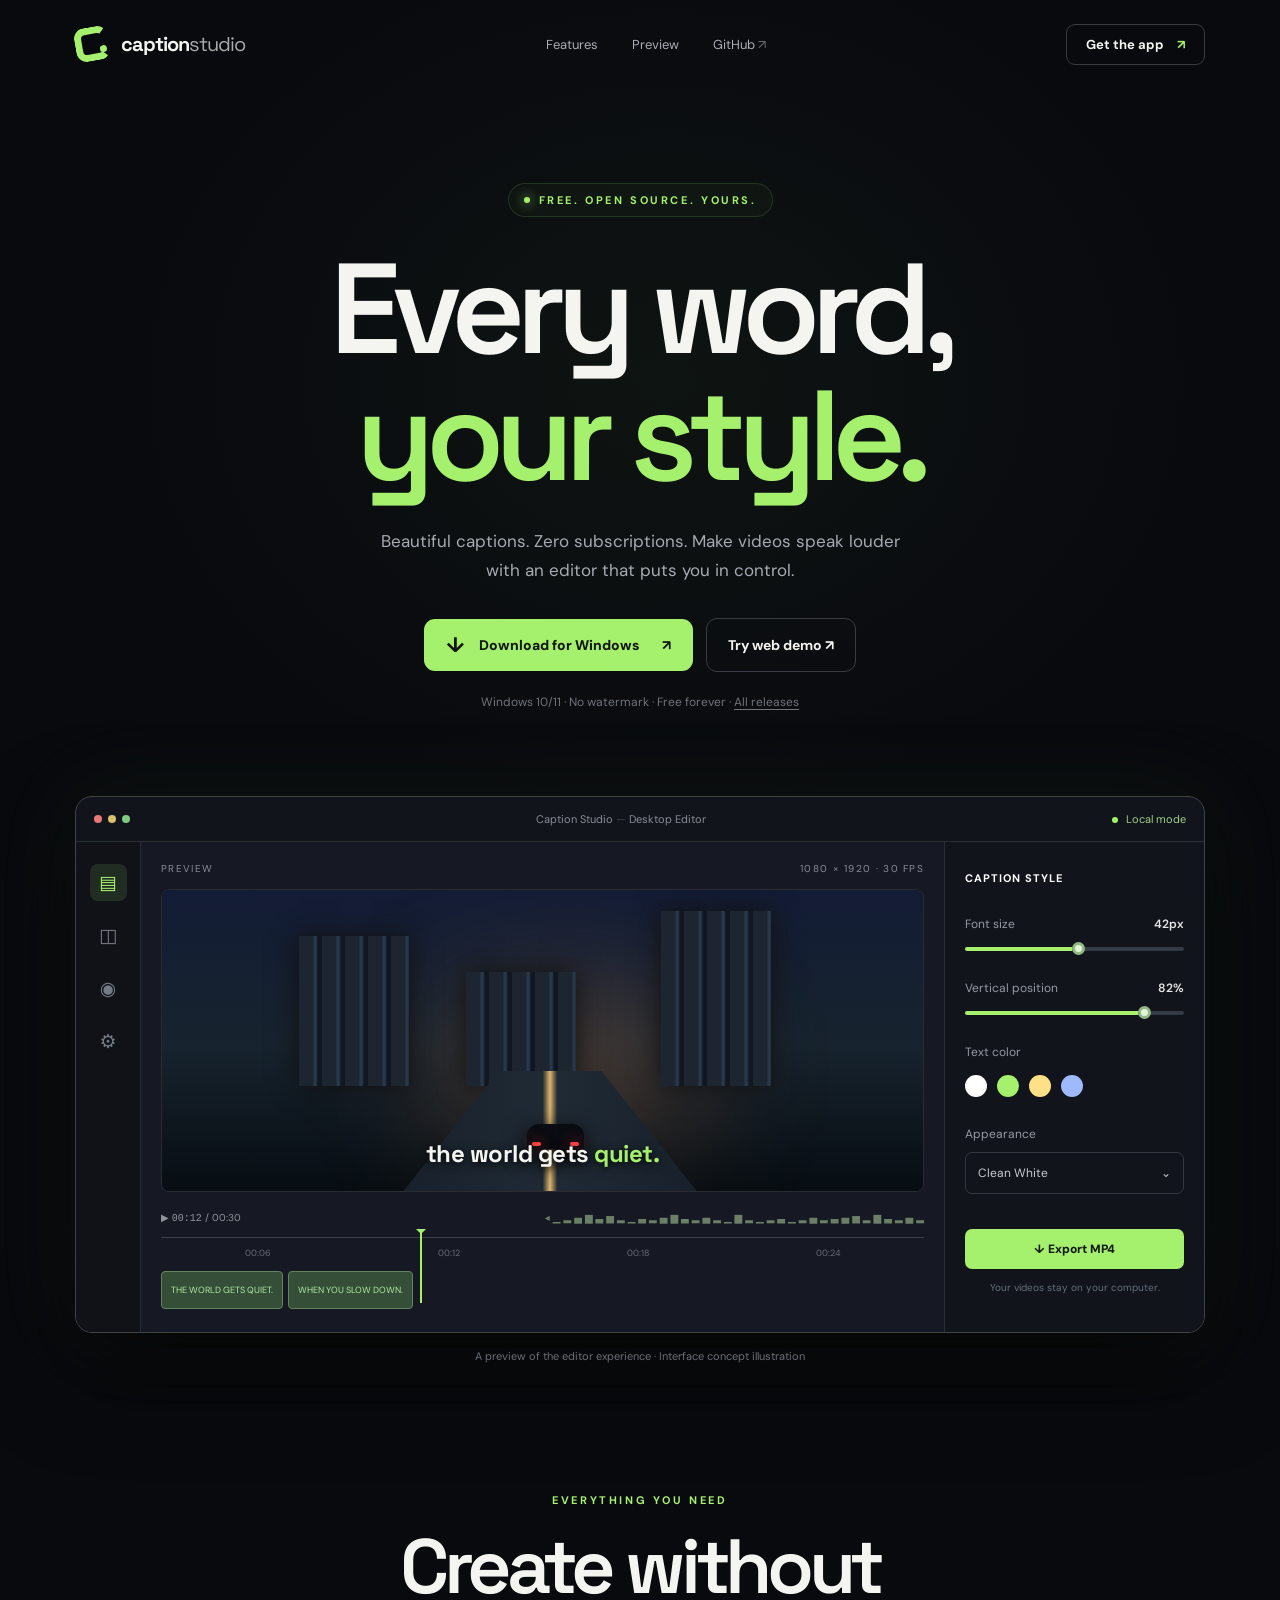
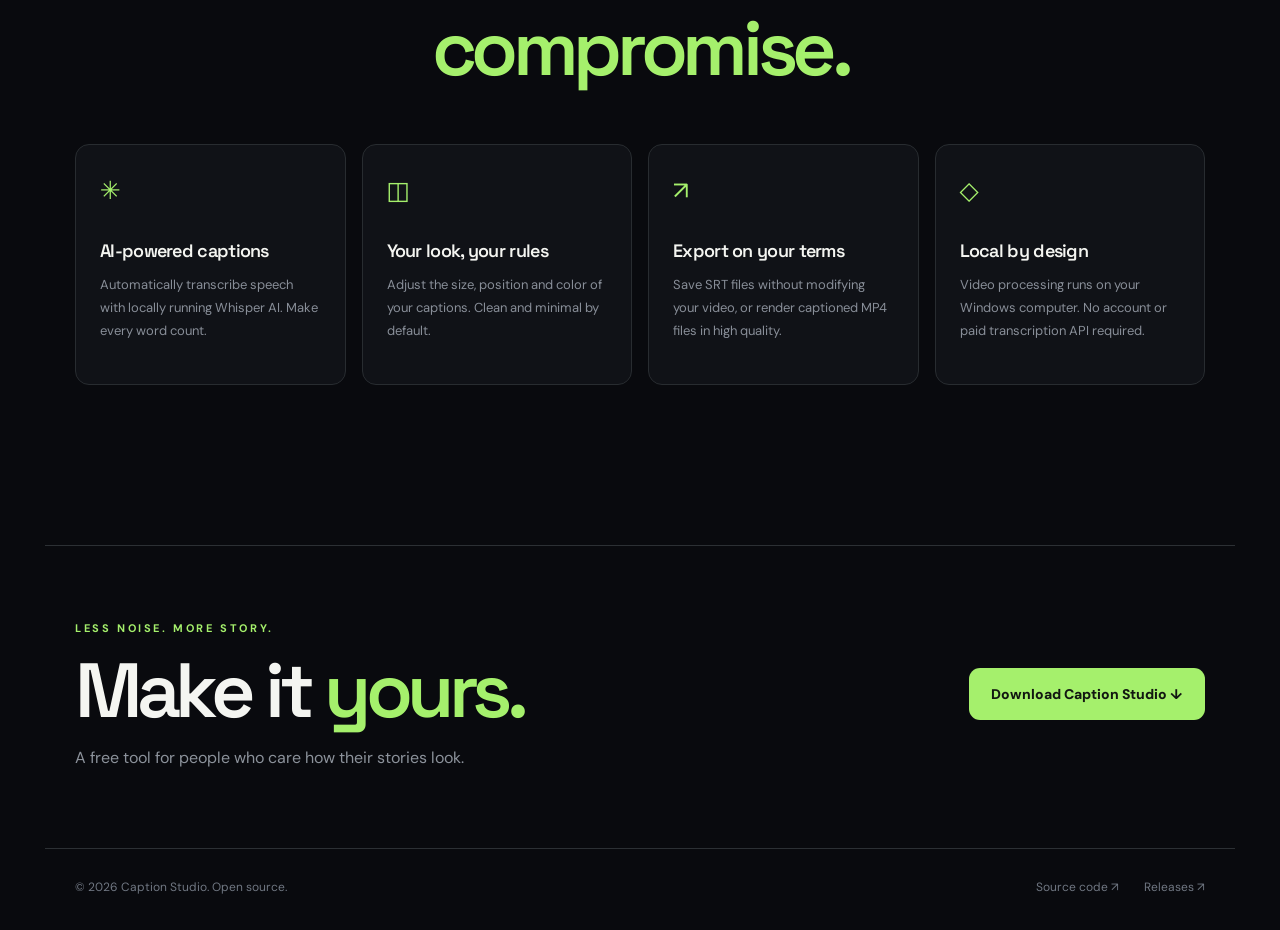
<file: site/index.html>
<!doctype html>
<html lang="en"><head><meta charset="utf-8"><meta name="viewport" content="width=device-width,initial-scale=1"><meta name="theme-color" content="#0a0b10"><meta name="description" content="Caption Studio — a free, open-source Windows caption editor with local AI transcription, full caption styling, and clean exports."><title>Caption Studio — Every word, your style.</title><link rel="icon" href="favicon.svg" type="image/svg+xml"><link rel="stylesheet" href="style.css"></head><body>
<div class="ambient"></div><header class="nav shell"><a href="#home" class="brand"><span class="brandmark">C<span class="dot"></span></span><span>caption<span class="light">studio</span></span></a><nav><a href="#features">Features</a><a href="#editor">Preview</a><a href="https://github.com/Kunal17711/caption-studio-web" target="_blank" rel="noopener">GitHub <span class="external">↗</span></a></nav><a href="https://github.com/Kunal17711/caption-studio-web/releases/latest" class="nav-download">Get the app <span>↗</span></a></header>
<main id="home"><section class="hero shell"><div class="eyebrow"><span class="pulse"></span> FREE. OPEN SOURCE. YOURS.</div><h1>Every word,<br><em>your style.</em></h1><p class="intro">Beautiful captions. Zero subscriptions. Make videos speak louder with an editor that puts you in control.</p><div class="cta"><a class="primary" href="https://github.com/Kunal17711/caption-studio-web/releases/latest/download/CaptionStudio-Windows.zip"><span class="dl-icon">↓</span> Download for Windows <span class="cta-arrow">↗</span></a><a class="secondary" href="https://caption-studio-web.onrender.com" target="_blank" rel="noopener">Try web demo ↗</a></div><p class="subnote">Windows 10/11 · No watermark · Free forever · <a href="https://github.com/Kunal17711/caption-studio-web/releases/latest">All releases</a></p></section>
<section class="product shell" id="editor"><div class="window"><div class="bar"><div class="traffic"><i></i><i></i><i></i></div><span class="bar-title">Caption Studio <span>—</span> Desktop Editor</span><span class="bar-status"><i></i> Local mode</span></div><div class="app"><aside class="tools"><div class="tool active">▤</div><div class="tool">◫</div><div class="tool">◉</div><div class="tool">⚙</div></aside><div class="stage"><div class="stage-top"><span>PREVIEW</span><span>1080 × 1920 · 30 FPS</span></div><div class="screen"><div class="scene"><div class="night-haze"></div><div class="city c1"></div><div class="city c2"></div><div class="city c3"></div><div class="road"></div><div class="car"><span></span><span></span></div></div><div class="subtitle-demo">the world gets <span>quiet.</span></div></div><div class="timeline"><div class="timeline-top"><span>▶ <span class="mono">00:12</span> / 00:30</span><span>◂ ▁ ▂ ▄ ▆ ▃ ▅ ▂ ▁ ▃ ▂ ▄ ▆ ▃ ▂ ▄ ▂ ▁ ▆ ▂ ▁ ▂ ▃ ▁ ▂ ▄ ▂ ▃ ▄ ▅ ▂ ▆ ▃ ▂ ▄ ▂</span></div><div class="track"><div>00:06</div><div>00:12</div><div>00:18</div><div>00:24</div><b class="playhead"></b></div><div class="clips"><span>THE WORLD GETS QUIET.</span><span>WHEN YOU SLOW DOWN.</span></div></div></div><aside class="inspector"><span class="panel-title">CAPTION STYLE</span><div class="setting"><span>Font size <b>42px</b></span><div class="range"><i></i></div></div><div class="setting"><span>Vertical position <b>82%</b></span><div class="range second"><i></i></div></div><div class="setting"><span>Text color</span><div class="chips"><i></i><i></i><i></i><i></i></div></div><div class="setting"><span>Appearance</span><div class="picker">Clean White <span>⌄</span></div></div><div class="export">↓ Export MP4</div><small>Your videos stay on your computer.</small></aside></div></div><div class="preview-caption">A preview of the editor experience · Interface concept illustration</div></section>
<section class="features shell" id="features"><div class="section-top"><span class="kicker">EVERYTHING YOU NEED</span><h2>Create without<br><em>compromise.</em></h2></div><div class="feature-grid"><article><div class="feature-icon">✳</div><h3>AI-powered captions</h3><p>Automatically transcribe speech with locally running Whisper AI. Make every word count.</p></article><article><div class="feature-icon">◫</div><h3>Your look, your rules</h3><p>Adjust the size, position and color of your captions. Clean and minimal by default.</p></article><article><div class="feature-icon">↗</div><h3>Export on your terms</h3><p>Save SRT files without modifying your video, or render captioned MP4 files in high quality.</p></article><article><div class="feature-icon">◇</div><h3>Local by design</h3><p>Video processing runs on your Windows computer. No account or paid transcription API required.</p></article></div></section>
<section class="last-cta shell"><div><div class="kicker">LESS NOISE. MORE STORY.</div><h2>Make it <em>yours.</em></h2><p>A free tool for people who care how their stories look.</p></div><a class="primary" href="https://github.com/Kunal17711/caption-studio-web/releases/latest/download/CaptionStudio-Windows.zip">Download Caption Studio ↓</a></section></main><footer class="shell"><span>© <span id="year">2026</span> Caption Studio. Open source.</span><span><a href="https://github.com/Kunal17711/caption-studio-web">Source code ↗</a><a href="https://github.com/Kunal17711/caption-studio-web/releases">Releases ↗</a></span></footer>
<script>document.getElementById('year').textContent=new Date().getFullYear();</script></body></html>
</file>
<file: site/style.css>
@import url('https://fonts.googleapis.com/css2?family=DM+Sans:wght@400;500;600;700&family=Space+Grotesk:wght@400;500;600;700&display=swap');
:root{color-scheme:dark;--bg:#090a0e;--green:#a5f06c;--muted:#90939d;--line:#26282f}*{box-sizing:border-box}html{scroll-behavior:smooth}body{margin:0;background:var(--bg);color:#f4f5f1;font-family:'DM Sans',system-ui,sans-serif;overflow-x:hidden}a{color:inherit;text-decoration:none}button,a{ -webkit-tap-highlight-color:transparent}.shell{max-width:1190px;margin:auto;padding-left:30px;padding-right:30px}.ambient{position:absolute;z-index:-1;top:0;left:0;width:100%;height:950px;pointer-events:none;background:radial-gradient(ellipse 50% 55% at 52% 40%,#2947272b,transparent 82%)}.nav{height:88px;display:flex;align-items:center;justify-content:space-between;gap:20px}.brand{display:flex;align-items:center;gap:12px;font:700 20px 'Space Grotesk',sans-serif;letter-spacing:-1px}.brandmark{width:34px;height:34px;border:7px solid var(--green);border-right-color:transparent;border-radius:11px;display:grid;place-items:center;position:relative;font-size:0;transform:rotate(-10deg)}.brandmark .dot{width:7px;height:7px;border-radius:50%;background:var(--green);position:absolute;right:-4px;bottom:0}.brand .light{font-weight:400;color:#aaa}.nav nav{display:flex;gap:34px;color:#a9adb6;font-size:13px}.nav nav a:hover,.subnote a:hover,footer a:hover{color:var(--green)}.external{opacity:.6}.nav-download{padding:11px 19px;border:1px solid #393a3e;border-radius:9px;font-size:13px;font-weight:700}.nav-download:hover{border-color:var(--green)}.nav-download span{color:var(--green);margin-left:10px}.hero{text-align:center;padding-top:95px;padding-bottom:86px}.eyebrow,.kicker{color:var(--green);font-size:11px;font-weight:700;letter-spacing:2.6px}.eyebrow{display:inline-flex;align-items:center;gap:9px;padding:9px 15px;border:1px solid #42603b66;border-radius:100px;background:#3b683015}.pulse{height:6px;width:6px;background:var(--green);border-radius:50%;box-shadow:0 0 12px var(--green)}h1,h2,h3,p{margin-top:0}h1,h2{font-family:'Space Grotesk',system-ui,sans-serif;letter-spacing:-.07em}h1{font-size:clamp(67px,10vw,132px);line-height:.99;margin:29px 0 28px;font-weight:600}h1 em,h2 em{font-style:normal;color:var(--green)}.intro{color:#a7aab1;font-size:17px;line-height:1.7;max-width:530px;margin:0 auto 33px}.cta{display:flex;align-items:center;justify-content:center;gap:13px}.primary{background:var(--green);color:#121711;border-radius:11px;display:inline-flex;align-items:center;justify-content:center;gap:14px;padding:17px 22px;font-size:14px;font-weight:800;transition:transform .18s,background .18s}.primary:hover{background:#bcff92;transform:translateY(-2px)}.dl-icon{font-size:21px;line-height:12px}.cta-arrow{margin-left:9px}.secondary{border:1px solid #383c42;padding:17px 21px;border-radius:11px;font-weight:700;font-size:14px}.secondary:hover{border-color:#8e939a}.subnote{font-size:12px;color:#6f747c;margin:22px 0 0}.subnote a{text-decoration:underline;text-underline-offset:3px}.product{padding-bottom:125px}.window{border:1px solid #3e4541;border-radius:17px;overflow:hidden;box-shadow:0 36px 95px #0009,0 0 90px #82e55e13;background:#12141b}.bar{height:45px;border-bottom:1px solid #2b3035;display:flex;align-items:center;justify-content:space-between;padding:0 18px;font-size:11px;color:#878e95}.traffic{display:flex;gap:6px}.traffic i{width:8px;height:8px;border-radius:50%;background:#555961}.traffic i:first-child{background:#e77878}.traffic i:nth-child(2){background:#dbc16b}.traffic i:nth-child(3){background:#81c883}.bar-title span{color:#454951}.bar-status{color:#9fcf8a}.bar-status i{width:6px;height:6px;display:inline-block;background:var(--green);border-radius:50%;margin-right:5px}.app{display:grid;grid-template-columns:65px minmax(0,1fr) 260px;min-height:490px}.tools{background:#101218;border-right:1px solid #272b33;padding:22px 12px;display:flex;flex-direction:column;gap:16px;align-items:center}.tool{height:37px;width:37px;border-radius:8px;display:grid;place-items:center;color:#737b84;font-size:19px}.tool.active{color:var(--green);background:#a5f06c1e}.stage{background:#161923;padding:20px;min-width:0}.stage-top{display:flex;justify-content:space-between;font-size:10px;color:#888e98;letter-spacing:1.3px;margin-bottom:14px}.screen{height:303px;background:#080a10;border:1px solid #282c31;border-radius:8px;position:relative;display:flex;justify-content:center;align-items:center;overflow:hidden}.scene{position:absolute;inset:0;background:linear-gradient(180deg,#131c35 0%,#17232e 51%,#070d12 100%)}.night-haze{position:absolute;width:280px;height:145px;border-radius:50%;background:#eb8e5144;filter:blur(65px);left:35%;top:35%}.city{position:absolute;bottom:35%;height:120px;width:110px;background:repeating-linear-gradient(90deg,#1d2630 0 14px,#28384a 15px 17px,#101720 19px 23px);box-shadow:0 0 25px #111}.c1{left:18%;height:150px}.c2{left:40%;height:114px}.c3{right:20%;height:175px}.road{position:absolute;bottom:-15%;left:27%;width:48%;height:55%;background:linear-gradient(90deg,transparent 0 3%,#17202a 5%,#202a34 48%,#dfb66c 50%,#202a34 52%,#17202a 94%,transparent 97%);clip-path:polygon(36% 0,64% 0,100% 100%,0 100%)}.car{position:absolute;bottom:14%;left:48%;width:57px;height:25px;background:#090c12;border-radius:12px 12px 3px 3px;display:flex;align-items:end;justify-content:space-between;padding:0 5px 3px;box-shadow:0 8px 23px #000}.car span{width:9px;height:4px;border-radius:2px;background:#ff4444;box-shadow:0 0 14px #ed2424}.subtitle-demo{z-index:2;position:absolute;bottom:22px;font:700 clamp(16px,2vw,24px) 'Space Grotesk',sans-serif;text-shadow:0 2px 10px #000;letter-spacing:-.5px}.subtitle-demo span{color:var(--green)}.timeline{padding-top:19px}.timeline-top{display:flex;justify-content:space-between;font-size:10px;color:#8e959c}.timeline-top span:nth-child(2){color:#8eab83;opacity:.7}.mono{font-family:monospace}.track{margin-top:13px;display:flex;justify-content:space-around;color:#666c74;font-size:9px;border-top:1px solid #3a4149;padding-top:9px;position:relative}.playhead{position:absolute;top:-5px;left:34%;width:2px;background:var(--green);height:70px;z-index:1}.playhead:before{content:'';position:absolute;left:-4px;top:-4px;border:5px solid transparent;border-top-color:var(--green)}.clips{display:flex;gap:5px;margin-top:12px}.clips span{padding:12px 9px;background:#344e37;border:1px solid #62835c;border-radius:4px;font-size:9px;white-space:nowrap;color:#b3e8a2;overflow:hidden}.inspector{border-left:1px solid #292e36;padding:24px 20px;background:#11141b}.panel-title{font-size:11px;color:#fff;font-weight:700;letter-spacing:1px}.setting{margin:29px 0 0;font-size:12px}.setting>span{display:flex;justify-content:space-between;color:#959ba3}.setting b{font-weight:600;color:#e6e6e6}.range{height:4px;background:linear-gradient(90deg,var(--green) 49%,#343a43 49%);border-radius:4px;margin-top:15px;position:relative}.range i{position:absolute;left:49%;top:-5px;width:13px;height:13px;border-radius:50%;background:#e0f6d7;border:3px solid #91b784}.range.second{background:linear-gradient(90deg,var(--green) 79%,#343a43 79%)}.range.second i{left:79%}.chips{display:flex;gap:10px;margin-top:15px}.chips i{height:22px;width:22px;border-radius:50%;background:#fff}.chips i:nth-child(2){background:var(--green)}.chips i:nth-child(3){background:#ffe087}.chips i:nth-child(4){background:#9fb9ff}.picker{padding:12px;margin-top:10px;border:1px solid #313740;border-radius:7px;display:flex;justify-content:space-between;color:#c8ccd1}.export{border-radius:7px;text-align:center;background:var(--green);color:#151913;margin-top:35px;padding:12px;font-size:12px;font-weight:800}.inspector small{display:block;text-align:center;color:#677079;margin-top:12px;font-size:10px}.preview-caption{text-align:center;color:#6a7079;font-size:11px;margin-top:16px}.features{padding-bottom:160px}.section-top{text-align:center;margin-bottom:55px}.section-top h2,.last-cta h2{font-size:clamp(50px,6vw,78px);line-height:1.06;font-weight:600;margin:17px 0}.feature-grid{display:grid;grid-template-columns:repeat(4,1fr);gap:16px}.feature-grid article{border:1px solid #282c30;background:#101217;padding:29px 24px;border-radius:14px;min-height:235px}.feature-icon{font-size:25px;color:var(--green);margin-bottom:32px}.feature-grid h3{font:600 18px 'Space Grotesk',sans-serif;letter-spacing:-.7px;margin:0 0 12px}.feature-grid p{font-size:13px;color:#888e98;line-height:1.75}.last-cta{border-top:1px solid #2c3034;border-bottom:1px solid #2c3034;display:flex;align-items:center;justify-content:space-between;padding-top:75px;padding-bottom:80px;gap:20px}.last-cta p{color:#8c929b;margin:0}.last-cta h2{margin:15px 0}.last-cta .primary{flex-shrink:0}footer{padding-top:30px;padding-bottom:35px;display:flex;justify-content:space-between;color:#707782;font-size:12px}footer>span:last-child{display:flex;gap:25px}@media(max-width:850px){.nav nav{display:none}.app{grid-template-columns:48px minmax(0,1fr)}.inspector{display:none}.feature-grid{grid-template-columns:repeat(2,1fr)}.hero{padding-top:65px}.product{padding-bottom:100px}}@media(max-width:540px){.shell{padding-left:19px;padding-right:19px}.nav{height:72px}.nav-download{padding:10px;font-size:12px}.hero{padding-top:74px;padding-bottom:67px}h1{font-size:clamp(62px,15vw,88px)}.intro{font-size:15px}.cta{flex-direction:column}.cta a{width:100%}.app{grid-template-columns:36px minmax(0,1fr);min-height:360px}.tools{padding:15px 4px}.tool{width:29px;height:29px}.stage{padding:13px}.screen{height:245px}.timeline-top span:nth-child(2){display:none}.feature-grid{grid-template-columns:1fr}.feature-grid article{min-height:180px}.last-cta{flex-direction:column;align-items:start}.last-cta .primary{width:100%}footer{flex-direction:column;gap:20px}.bar-title{font-size:10px}.bar-status{display:none}}
</file>
